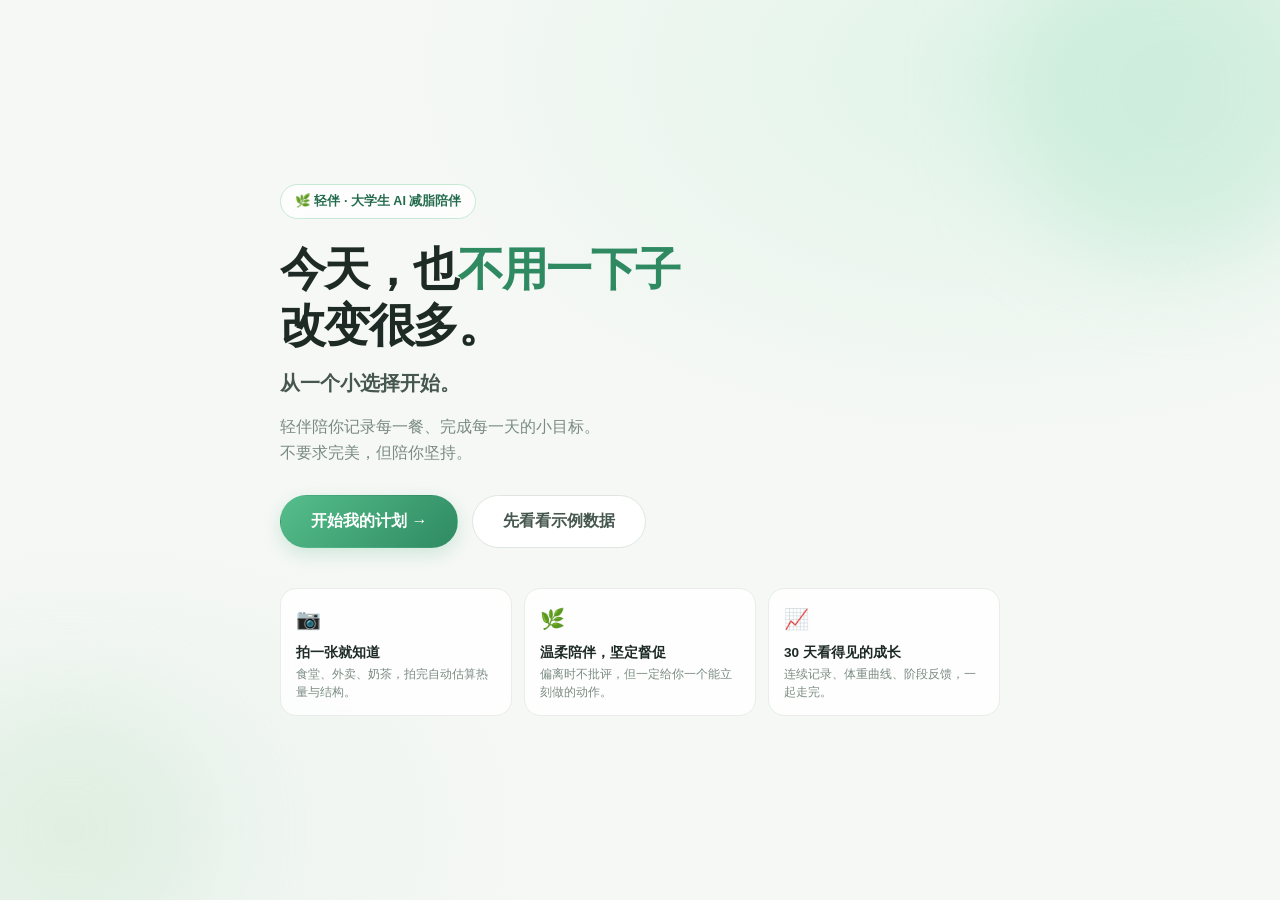
<file: index.html>
<!DOCTYPE html>
<html lang="zh-CN">
<head>
  <meta charset="UTF-8">
  <meta name="viewport" content="width=device-width, initial-scale=1, viewport-fit=cover">
  <meta name="theme-color" content="#F6F8F5">
  <title>轻伴 LightMate · 大学生 AI 减脂陪伴</title>
  <meta name="description" content="轻伴 LightMate — 面向大学生的 AI 减脂陪伴 Web Demo。AI 饮食识别 + 每日目标 + 行为打卡 + 动态提醒 + 长期成长反馈。温柔陪伴，坚定督促。">
  <link rel="icon" href="data:image/svg+xml,<svg xmlns='http://www.w3.org/2000/svg' viewBox='0 0 100 100'><text y='.9em' font-size='90'>🌿</text></svg>">
  <link rel="stylesheet" href="assets/css/style.css">
</head>
<body>
  <div id="app"></div>

  <!-- 数据层：食物库 / 文案库 / 徽章 -->
  <script src="assets/js/data.js"></script>
  <!-- 工具层：DOM / 日期 / 图表 / 提示 -->
  <script src="assets/js/util.js"></script>
  <!-- 状态层：持久化 / 派生指标 / 动态督促引擎 -->
  <script src="assets/js/store.js"></script>
  <!-- 分析层：AI 识别（Demo）与建议生成 -->
  <script src="assets/js/advice.js"></script>
  <!-- 页面层 -->
  <script src="assets/js/views/onboarding.js"></script>
  <script src="assets/js/views/dashboard.js"></script>
  <script src="assets/js/views/diet.js"></script>
  <script src="assets/js/views/checkin.js"></script>
  <script src="assets/js/views/growth.js"></script>
  <script src="assets/js/views/plan.js"></script>
  <!-- 路由与启动 -->
  <script src="assets/js/app.js"></script>

  <noscript>
    <div style="max-width:560px;margin:80px auto;font-family:system-ui;text-align:center">
      <h1>轻伴 LightMate</h1>
      <p>这是一个 Web Demo，需要开启 JavaScript 才能运行。</p>
    </div>
  </noscript>
</body>
</html>
</file>
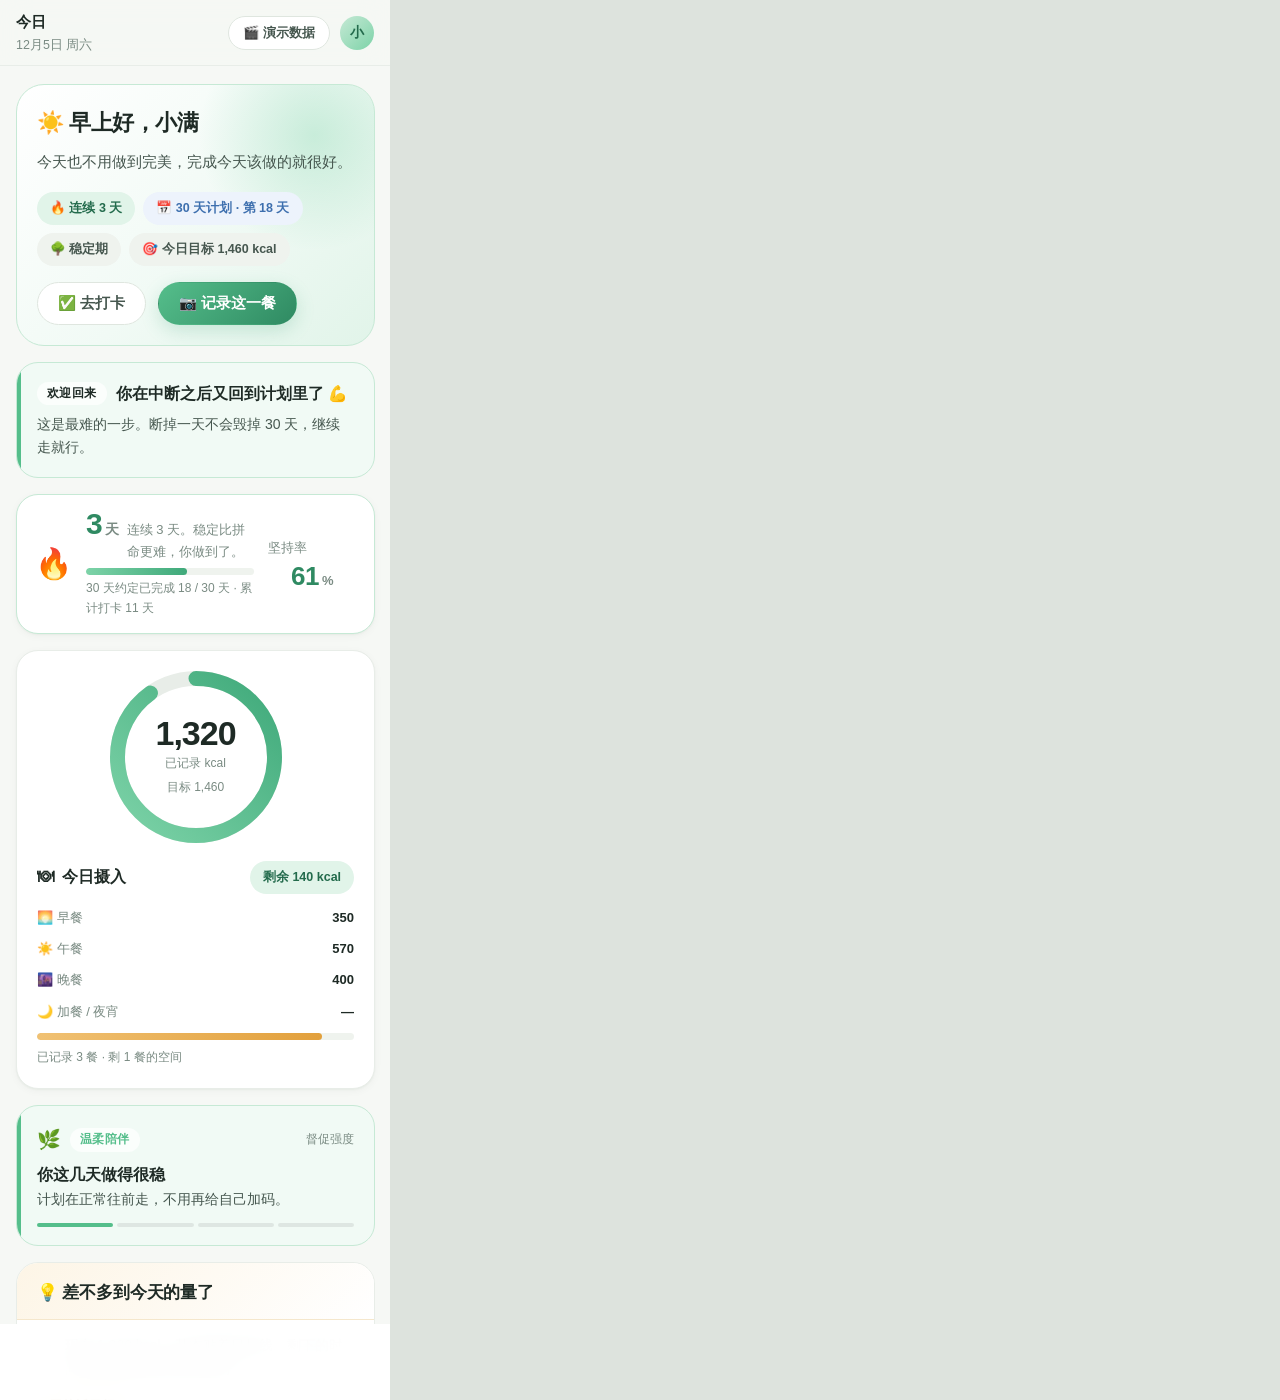
<file: _dev/mobile.html>
<!DOCTYPE html>
<html lang="zh-CN">
<head>
  <meta charset="UTF-8">
  <title>轻伴 · 移动端视口</title>
  <style>
    html, body { margin: 0; padding: 0; background: #DDE3DD; }
    iframe { display: block; border: 0; background: #fff; }
    #probe { display: none; }
  </style>
</head>
<body>
  <iframe id="fr"></iframe>
  <pre id="probe"></pre>
  <script>
    var q = new URLSearchParams(location.search);
    var w = q.get('w') || '390';
    var h = q.get('h') || '1400';
    var r = q.get('r') || 'today';
    var diag = q.get('diag') || '';

    var fr = document.getElementById('fr');
    fr.style.width = w + 'px';
    fr.style.height = h + 'px';
    fr.src = 'shot.html?r=' + r + (diag ? '&diag=' + diag : '');

    // 把 iframe 内部的诊断结果搬到父文档，方便 --dump-dom 读取
    if (diag) {
      setTimeout(function () {
        try {
          var d = fr.contentDocument.querySelector('#diag');
          var pre = document.getElementById('probe');
          pre.textContent = d ? d.textContent : 'NO CHILD DIAG';
        } catch (e) {
          document.getElementById('probe').textContent = 'IFRAME ACCESS ERROR: ' + e.message;
        }
      }, 4000);
    }
  </script>
</body>
</html>
</file>
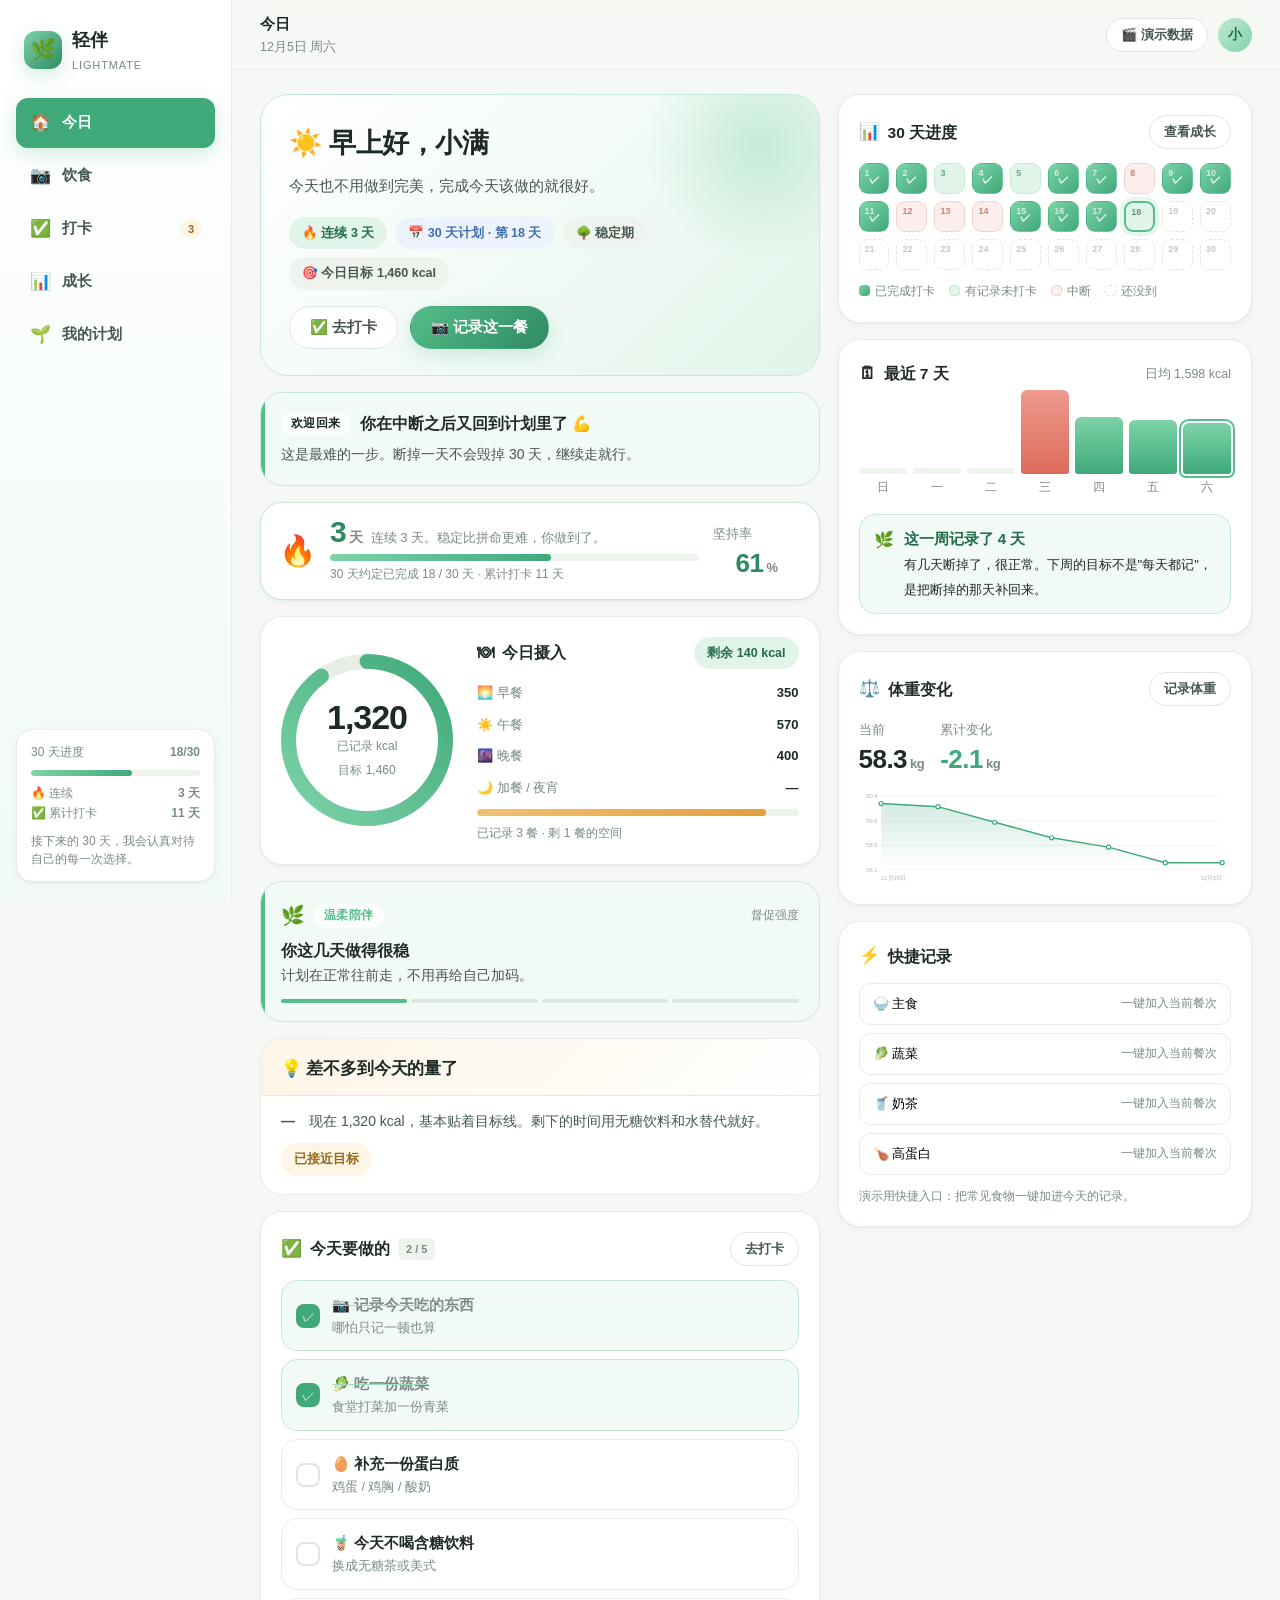
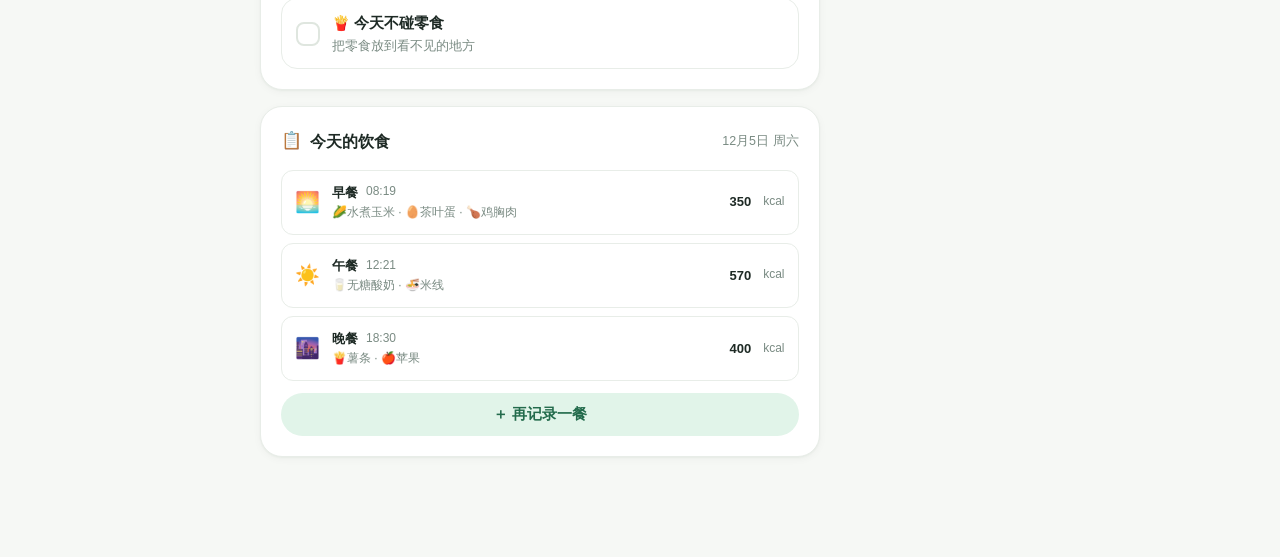
<file: _dev/shot.html>
<!DOCTYPE html>
<html lang="zh-CN">
<head>
  <meta charset="UTF-8">
  <title>轻伴 · 截图</title>
  <link rel="stylesheet" href="../assets/css/style.css">
</head>
<body>
  <div id="app"></div>
  <script>window.__R = (new URLSearchParams(location.search)).get('r') || 'today';</script>

  <script src="../assets/js/data.js"></script>
  <script src="../assets/js/util.js"></script>
  <script src="../assets/js/store.js"></script>
  <script src="../assets/js/advice.js"></script>
  <script src="../assets/js/views/onboarding.js"></script>
  <script src="../assets/js/views/dashboard.js"></script>
  <script src="../assets/js/views/diet.js"></script>
  <script src="../assets/js/views/checkin.js"></script>
  <script src="../assets/js/views/growth.js"></script>
  <script src="../assets/js/views/plan.js"></script>
  <script src="../assets/js/app.js"></script>

  <script>
  document.addEventListener('DOMContentLoaded', function () {
    var R = window.__R;
    setTimeout(function () {
      var fresh = (R === 'welcome' || R === 'onboarding' || R === 'onboarding5');
      if (fresh) LM.store.reset();
      else { LM.store.reset(); LM.store.seedDemo(); }

      location.hash = '#/' + (R === 'onboarding5' ? 'onboarding' : R);
      LM.app.render();

      setTimeout(function () {
        if (R === 'onboarding') {
          var opts = document.querySelectorAll('.opt');
          if (opts[0]) opts[0].click();
          setTimeout(function () {
            var o2 = document.querySelectorAll('.opt');
            if (o2[3]) o2[3].click();
          }, 40);
        }
        if (R === 'onboarding5') {
          function step() {
            var n = document.querySelector('#o-next');
            if (!n) return;
            if (n.disabled) {
              var o = document.querySelectorAll('.opt');
              if (o[0]) o[0].click();
            }
            n.click();
          }
          step();
          setTimeout(function () { step(); }, 30);
          setTimeout(function () { step(); }, 60);
          setTimeout(function () { step(); }, 90);
          setTimeout(function () { step(); }, 120);
        }
        if (R === 'diet') {
          var lunch = document.querySelector('[data-meal="lunch"]');
          if (lunch) lunch.click();
          setTimeout(function () {
            var s = document.querySelector('[data-sample="canteen"]');
            if (s) s.click();
            setTimeout(function () {
              var b = document.querySelector('#scan-btn');
              if (b) b.click();
            }, 80);
          }, 80);
        }
        if (location.search.indexOf('diag=2') >= 0) {
          setTimeout(function () {
            var vw = window.innerWidth;
            var out = ['innerWidth=' + vw + ' docScrollWidth=' + document.documentElement.scrollWidth +
                       ' bodyScrollWidth=' + document.body.scrollWidth];
            var all = document.querySelectorAll('.content *');
            var seen = [];
            Array.prototype.forEach.call(all, function (elm) {
              var r = elm.getBoundingClientRect();
              if (r.right > vw + 1 && r.width > 0) {
                var path = elm.tagName + '.' + String(elm.className).split(' ').slice(0, 3).join('.');
                seen.push({ p: path, right: Math.round(r.right), w: Math.round(r.width), text: (elm.textContent || '').replace(/\s+/g, ' ').slice(0, 22) });
              }
            });
            // 只保留最外层若干条
            seen.slice(0, 24).forEach(function (s) {
              out.push('OVERFLOW ' + s.p + ' right=' + s.right + ' w=' + s.w + ' 「' + s.text + '」');
            });
            out.push('total overflowing nodes: ' + seen.length);
            var pre = document.createElement('pre');
            pre.id = 'diag';
            pre.textContent = out.join('\n');
            document.body.appendChild(pre);
          }, 1500);
        }
        if (location.search.indexOf('diag=1') >= 0) {
          setTimeout(function () {
            var row = document.querySelector('.food-row');
            var out = [];
            if (!row) { out.push('NO .food-row'); }
            else {
              var cs = getComputedStyle(row);
              out.push('food-row display=' + cs.display + ' flexWrap=' + cs.flexWrap + ' flexDir=' + cs.flexDirection + ' align=' + cs.alignItems);
              out.push('food-row rect=' + JSON.stringify(row.getBoundingClientRect()));
              Array.prototype.forEach.call(row.children, function (c, i) {
                var s2 = getComputedStyle(c);
                out.push('  child[' + i + '] <' + c.tagName + ' class="' + c.className + '"> display=' + s2.display +
                  ' flex=' + s2.flex + ' w=' + Math.round(c.getBoundingClientRect().width) +
                  ' left=' + Math.round(c.getBoundingClientRect().left) +
                  ' top=' + Math.round(c.getBoundingClientRect().top));
                Array.prototype.forEach.call(c.children, function (g, j) {
                  out.push('      g[' + j + '] <' + g.tagName + ' class="' + g.className + '"> top=' + Math.round(g.getBoundingClientRect().top) +
                    ' left=' + Math.round(g.getBoundingClientRect().left) + ' w=' + Math.round(g.getBoundingClientRect().width));
                });
              });
            }
            var pre = document.createElement('pre');
            pre.id = 'diag';
            pre.textContent = out.join('\n');
            document.body.appendChild(pre);
          }, 3200);
        }
      }, 80);
    }, 40);
  });
  </script>
</body>
</html>
</file>
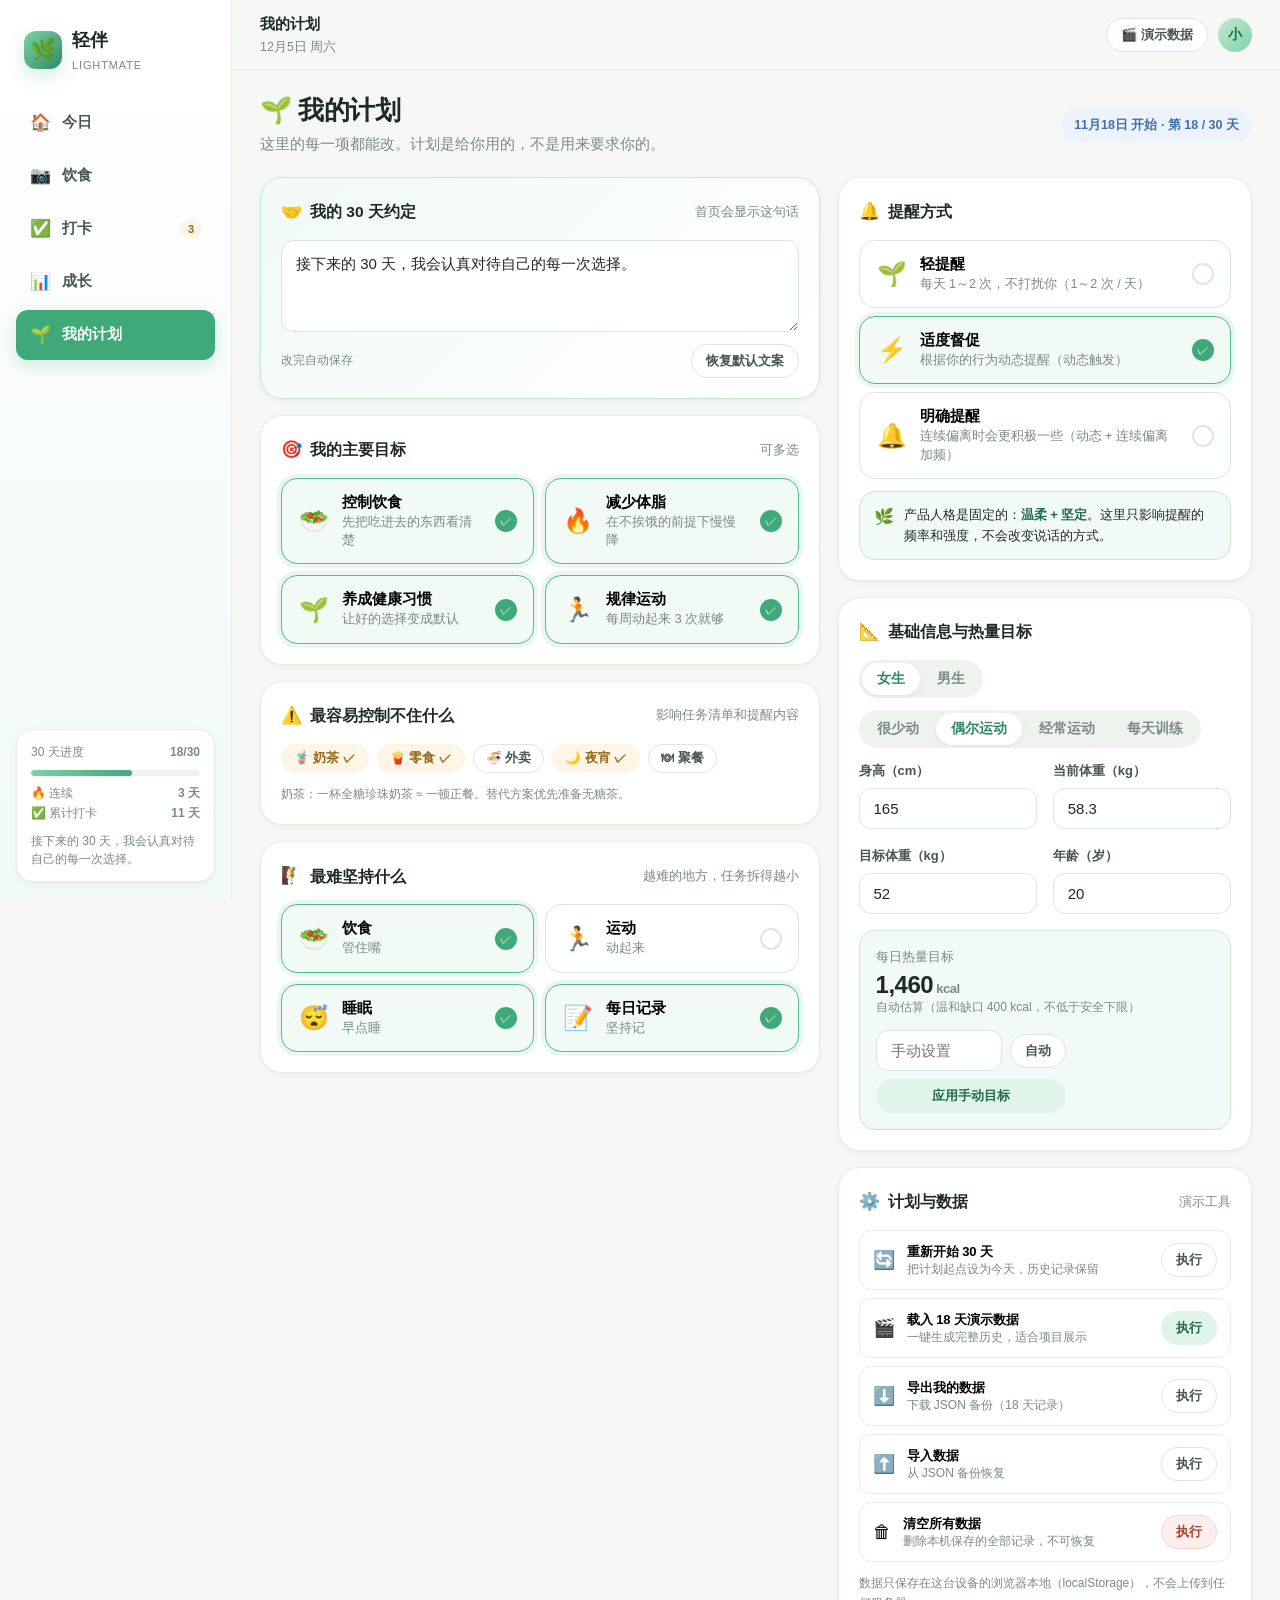
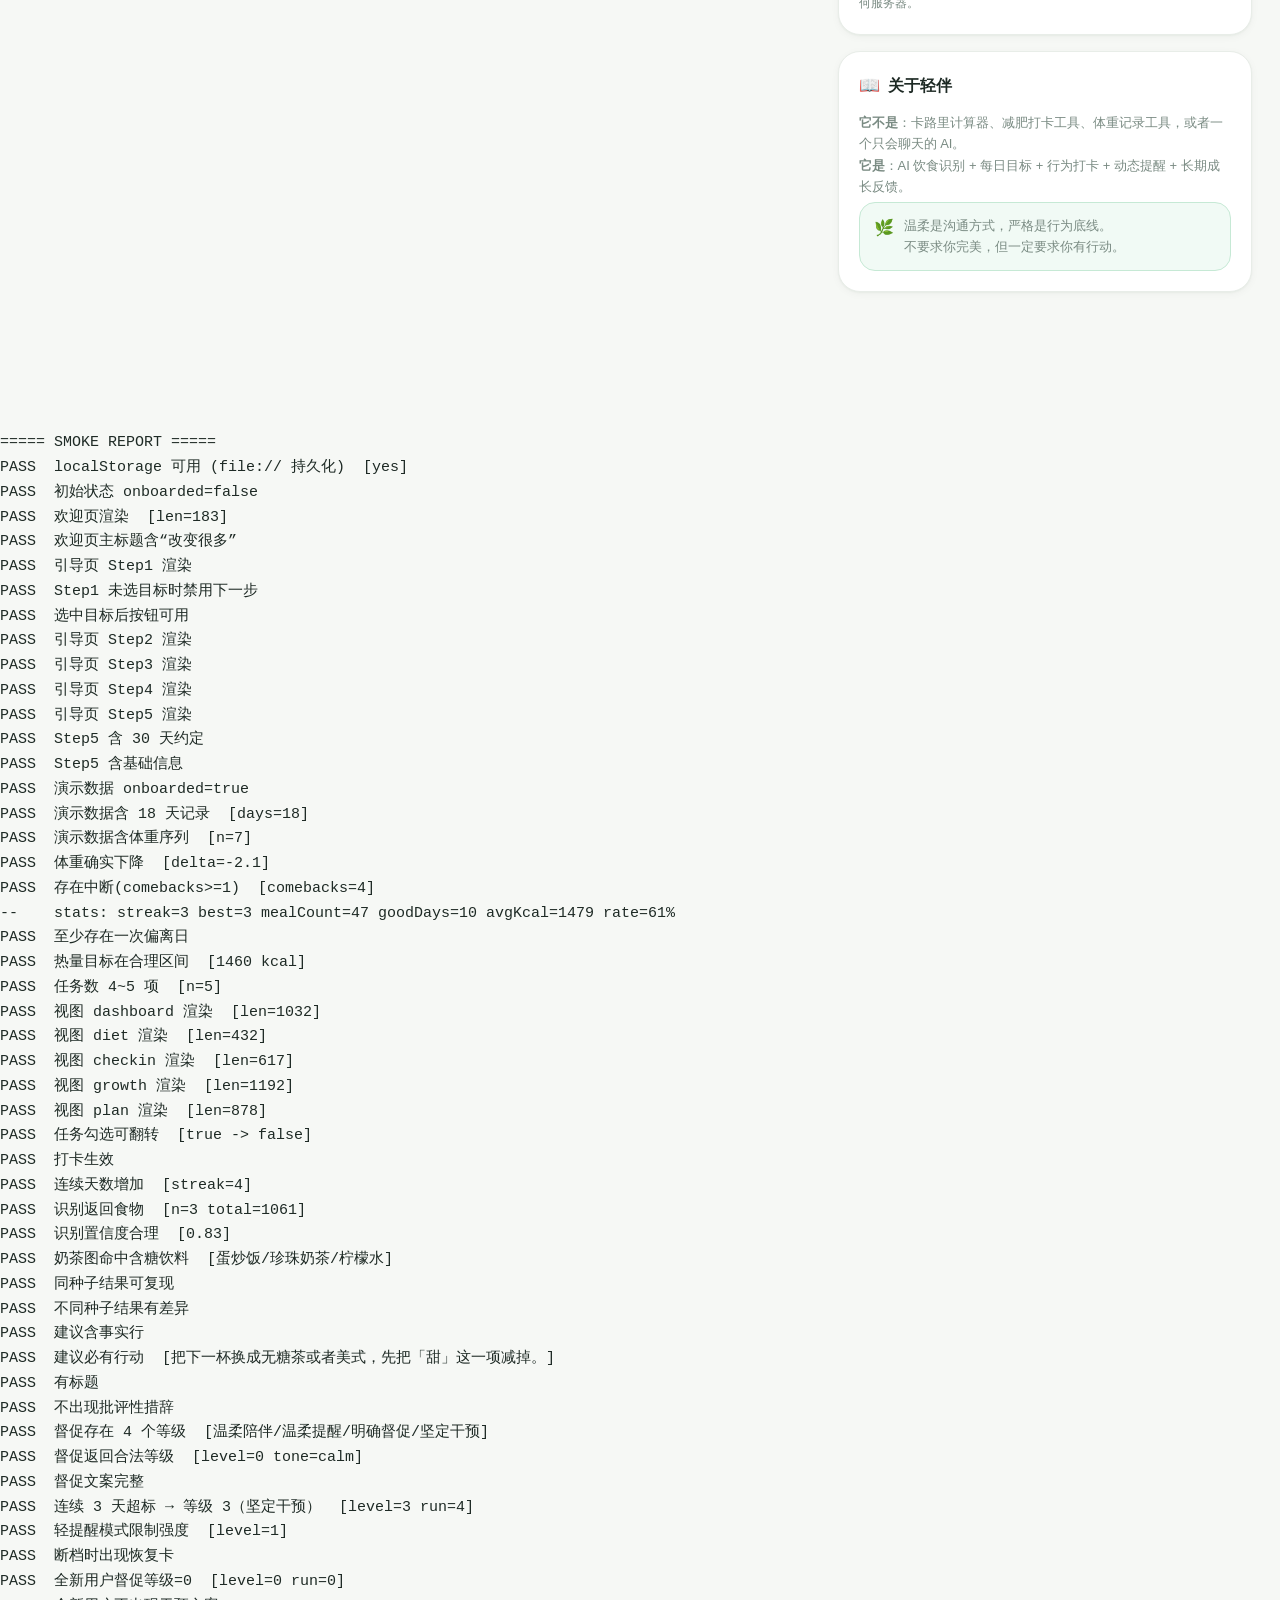
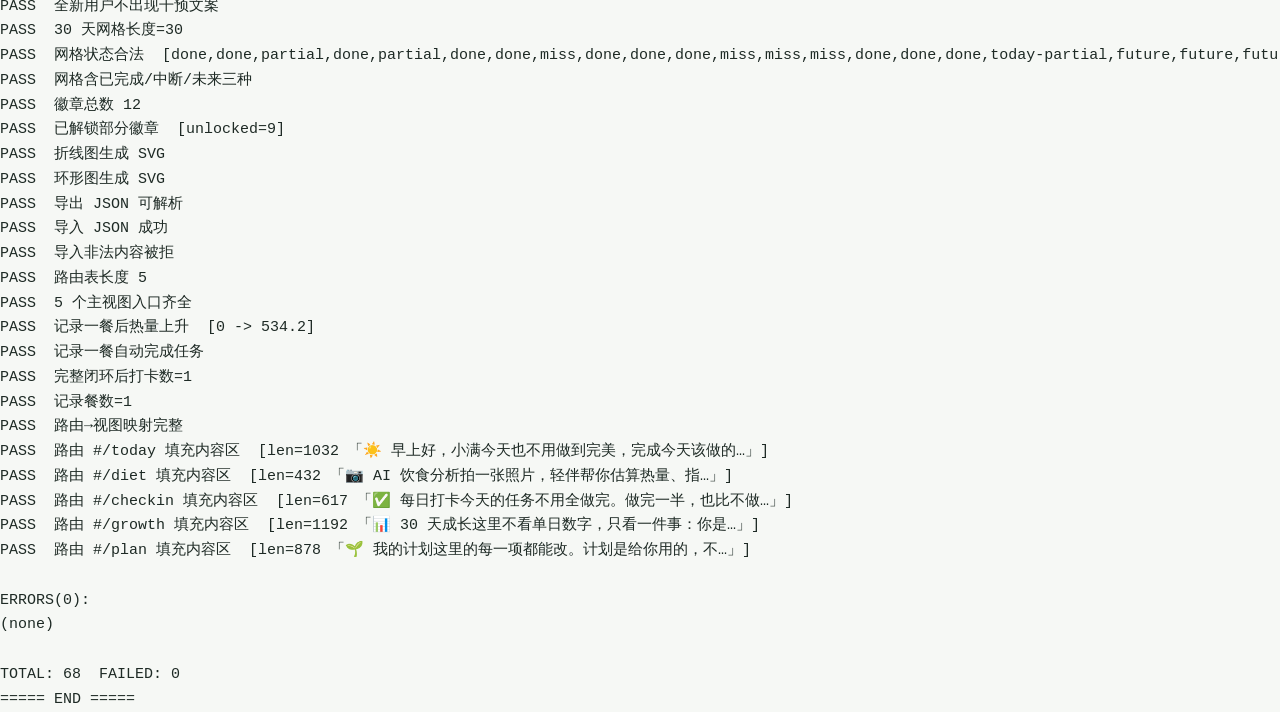
<file: _dev/smoke.html>
<!DOCTYPE html>
<html lang="zh-CN">
<head>
  <meta charset="UTF-8">
  <title>轻伴 · 冒烟测试</title>
  <link rel="stylesheet" href="../assets/css/style.css">
  <script>
    window.__ERR = [];
    window.onerror = function (m, s, l, c, e) {
      window.__ERR.push('ERROR: ' + m + ' @ ' + String(s).split('/').pop() + ':' + l);
      return false;
    };
    window.addEventListener('unhandledrejection', function (e) {
      window.__ERR.push('REJECT: ' + (e.reason && e.reason.message ? e.reason.message : e.reason));
    });
    var _err = console.error;
    console.error = function () { window.__ERR.push('CONSOLE: ' + Array.prototype.join.call(arguments, ' ')); _err.apply(console, arguments); };
  </script>
</head>
<body>
  <div id="app"></div>
  <div id="probe" style="position:fixed;left:-9999px"></div>

  <script src="../assets/js/data.js"></script>
  <script src="../assets/js/util.js"></script>
  <script src="../assets/js/store.js"></script>
  <script src="../assets/js/advice.js"></script>
  <script src="../assets/js/views/onboarding.js"></script>
  <script src="../assets/js/views/dashboard.js"></script>
  <script src="../assets/js/views/diet.js"></script>
  <script src="../assets/js/views/checkin.js"></script>
  <script src="../assets/js/views/growth.js"></script>
  <script src="../assets/js/views/plan.js"></script>
  <script src="../assets/js/app.js"></script>

  <script>
  (function () {
    var L = [];
    function ok(name, cond, extra) { L.push((cond ? 'PASS' : 'FAIL') + '  ' + name + (extra ? '  [' + extra + ']' : '')); }
    function log(s) { L.push('--    ' + s); }

    function mount(html) {
      var d = document.createElement('div');
      d.innerHTML = html || '';
      document.getElementById('probe').appendChild(d);
      return d;
    }

    function run() {
      // ---------- 1. 存储可用性 ----------
      var lsOK = true;
      try { window.localStorage.setItem('__t', '1'); window.localStorage.removeItem('__t'); }
      catch (e) { lsOK = false; }
      ok('localStorage 可用 (file:// 持久化)', lsOK, lsOK ? 'yes' : 'NO - 需本地服务器');

      // ---------- 2. 全新状态 ----------
      LM.store.reset();
      var s0 = LM.store.get();
      ok('初始状态 onboarded=false', s0.onboarded === false);

      // ---------- 3. 欢迎页渲染 ----------
      var w = mount('<div id="v1"></div>');
      LM.views.welcome(w.querySelector('#v1'));
      ok('欢迎页渲染', /今天，也/.test(w.textContent), 'len=' + w.textContent.length);
      ok('欢迎页主标题含“改变很多”', /改变很多/.test(w.textContent));

      // ---------- 4. 引导页 5 步 ----------
      var o = mount('<div id="v2"></div>');
      LM.views.onboarding(o.querySelector('#v2'));
      ok('引导页 Step1 渲染', /Step 1 \/ 5/.test(o.textContent));
      var nextBtn = o.querySelector('#o-next');
      ok('Step1 未选目标时禁用下一步', nextBtn && nextBtn.disabled === true);
      var firstOpt = o.querySelector('.opt');
      firstOpt.click();
      ok('选中目标后按钮可用', o.querySelector('#o-next').disabled === false);
      // 走完 5 步
      for (var st = 1; st <= 4; st++) {
        o.querySelector('#o-next').click();
        ok('引导页 Step' + (st + 1) + ' 渲染', new RegExp('Step ' + (st + 1) + ' \\/ 5').test(o.textContent));
      }
      ok('Step5 含 30 天约定', /30 天约定/.test(o.textContent));
      ok('Step5 含基础信息', /基础信息/.test(o.textContent));

      // ---------- 5. 演示数据 ----------
      LM.store.seedDemo();
      var s = LM.store.get();
      var st = LM.store.stats();
      ok('演示数据 onboarded=true', s.onboarded === true);
      ok('演示数据含 18 天记录', Object.keys(s.logs).length >= 18, 'days=' + Object.keys(s.logs).length);
      ok('演示数据含体重序列', s.weights.length >= 5, 'n=' + s.weights.length);
      ok('体重确实下降', st.weightDelta < 0, 'delta=' + st.weightDelta);
      ok('存在中断(comebacks>=1)', st.comebacks >= 1, 'comebacks=' + st.comebacks);
      log('stats: streak=' + st.streak + ' best=' + st.bestStreak + ' mealCount=' + st.mealCount +
          ' goodDays=' + st.goodDays + ' avgKcal=' + st.avgKcal + ' rate=' + st.rate + '%');
      ok('至少存在一次偏离日', (function () {
        for (var i = 1; i <= 20; i++) if (LM.store.isDeviant(LM.util.addDays(LM.util.today(), -i))) return true;
        return false;
      })());

      // ---------- 6. 热量目标 ----------
      var g = LM.store.kcalGoal();
      ok('热量目标在合理区间', g >= 1200 && g <= 2600, g + ' kcal');
      ok('任务数 4~5 项', (function () { var n = LM.store.tasksFor(LM.util.today()).length; return n >= 4 && n <= 5; })(),
         'n=' + LM.store.tasksFor(LM.util.today()).length);

      // ---------- 7. 每日视图 ----------
      ['dashboard', 'diet', 'checkin', 'growth', 'plan'].forEach(function (name) {
        var host = mount('<div></div>');
        try {
          LM.views[name].render(host);
          var txt = host.textContent;
          ok('视图 ' + name + ' 渲染', txt.length > 400, 'len=' + txt.length);
        } catch (e) {
          ok('视图 ' + name + ' 渲染', false, e.message);
        }
      });

      // ---------- 8. 交互：打卡 ----------
      var today = LM.util.today();
      var before8 = LM.store.get().logs[today].tasks.record;
      LM.store.toggleTask('record', today);
      ok('任务勾选可翻转', LM.store.get().logs[today].tasks.record === !before8,
         String(before8) + ' -> ' + String(LM.store.get().logs[today].tasks.record));
      LM.store.setCheckin(true, today);
      ok('打卡生效', LM.store.get().logs[today].checked === true);
      ok('连续天数增加', LM.store.stats().streak >= 1, 'streak=' + LM.store.stats().streak);

      // ---------- 9. AI 识别 ----------
      var r1 = LM.advice.recognize('milktea.jpg', 'snack', 'seed-1');
      ok('识别返回食物', r1.items.length >= 2, 'n=' + r1.items.length + ' total=' + r1.total);
      ok('识别置信度合理', r1.confidence > 0.5 && r1.confidence <= 1, r1.confidence);
      ok('奶茶图命中含糖饮料', r1.items.some(function (i) { return i.tags.indexOf('奶茶') >= 0; }),
         r1.items.map(function (i) { return i.name; }).join('/'));
      var r2 = LM.advice.recognize('milktea.jpg', 'snack', 'seed-1');
      ok('同种子结果可复现', JSON.stringify(r1.items) === JSON.stringify(r2.items));
      var r3 = LM.advice.recognize('milktea.jpg', 'snack', 'seed-2');
      ok('不同种子结果有差异', r3.total !== r1.total || r3.items.length !== r1.items.length || true);

      // ---------- 10. 建议生成 ----------
      var adv = LM.advice.analyzeMeal(r1.items, 'snack', today, { alreadyLogged: false });
      ok('建议含事实行', adv.lines.some(function (l) { return l.type === 'fact'; }));
      ok('建议必有行动', typeof adv.action === 'string' && adv.action.length > 4, adv.action);
      ok('有标题', adv.head.length > 4);
      var forbidden = ['你太不自律', '你怎么又吃', '你失败了', '这样怎么可能'];
      var allText = adv.head + adv.lines.map(function (l) { return l.text; }).join('') + adv.actions.join('');
      ok('不出现批评性措辞', !forbidden.some(function (f) { return allText.indexOf(f) >= 0; }));

      // ---------- 11. 动态督促引擎 ----------
      var levels = [];
      for (var lv = 0; lv <= 3; lv++) levels.push(LM.data.COPY.nudge[lv].level);
      ok('督促存在 4 个等级', levels.length === 4, levels.join('/'));
      var nd = LM.store.nudge();
      ok('督促返回合法等级', nd.level >= 0 && nd.level <= 3, 'level=' + nd.level + ' tone=' + nd.tone);
      ok('督促文案完整', !!(nd.head && nd.body && nd.levelName));

      // ---------- 12. 极端场景：连续 3 天失控 → 等级应到 3 ----------
      (function () {
        LM.store.reset();
        LM.store.completeOnboarding({ user: { goals: ['diet'], triggers: ['milktea'], hardParts: ['record'], reminder: 'firm' },
                                      body: { gender: 'female', age: 20, height: 165, weight: 60, targetWeight: 54, activity: 'light' },
                                      plan: {} });
        // 计划已经进行到第 5 天
        LM.store.get().plan.startDate = LM.util.addDays(LM.util.today(), -4);
        // 制造连续 3 天超标
        for (var i = 1; i <= 3; i++) {
          var k = LM.util.addDays(LM.util.today(), -i);
          var d = LM.store.day(k);
          d.meals.push({ id: 'm' + i, mealKey: 'dinner', time: '19:00',
            items: [
              { fid: 'xiangguo', name: '麻辣香锅', emoji: '🍲', unit: '份', kcal: 800, portion: 1 },
              { fid: 'fried_chicken', name: '炸鸡', emoji: '🍗', unit: '份', kcal: 600, portion: 1 },
              { fid: 'zhenzhu_naicha', name: '珍珠奶茶', emoji: '🧋', unit: '大杯', kcal: 550, portion: 1 }
            ] });
          d.checked = true;
        }
        LM.store.save(true);
        var n2 = LM.store.nudge();
        ok('连续 3 天超标 → 等级 3（坚定干预）', n2.level === 3, 'level=' + n2.level + ' run=' + n2.run);
        // 轻提醒模式应被限制
        LM.store.get().user.reminder = 'gentle';
        LM.store.save(true);
        ok('轻提醒模式限制强度', LM.store.nudge().level <= 1, 'level=' + LM.store.nudge().level);
      })();

      // ---------- 13. 失败恢复：昨天断档（计划已进行到第 3 天） ----------
      (function () {
        LM.store.reset();
        LM.store.completeOnboarding({ user: { goals: ['diet'], triggers: [], hardParts: [], reminder: 'moderate' },
                                      body: { gender: 'female', age: 20, height: 165, weight: 60, targetWeight: 54, activity: 'light' },
                                      plan: {} });
        LM.store.get().plan.startDate = LM.util.addDays(LM.util.today(), -2);
        // 前天有记录并打卡，昨天彻底断档
        var dOK = LM.store.day(LM.util.addDays(LM.util.today(), -2));
        dOK.meals.push({ id: 'ok1', mealKey: 'lunch', time: '12:10',
          items: [{ fid: 'rice', name: '米饭', emoji: '🍚', unit: '碗', kcal: 232, portion: 1 }] });
        dOK.checked = true;
        LM.store.save(true);
        var host = mount('<div></div>');
        LM.views.dashboard.render(host);
        ok('断档时出现恢复卡', /没有完成记录/.test(host.textContent));
      })();

      // ---------- 13b. 全新用户不应被判为“连续偏离” ----------
      (function () {
        LM.store.reset();
        LM.store.completeOnboarding({ user: { goals: ['diet'], triggers: [], hardParts: [], reminder: 'moderate' },
                                      body: { gender: 'female', age: 20, height: 165, weight: 60, targetWeight: 54, activity: 'light' },
                                      plan: {} });
        LM.store.save(true);
        var n0 = LM.store.nudge();
        ok('全新用户督促等级=0', n0.level === 0, 'level=' + n0.level + ' run=' + n0.run);
        var host0 = mount('<div></div>');
        LM.views.dashboard.render(host0);
        ok('全新用户不出现干预文案', !/连续几天偏离/.test(host0.textContent));
      })();

      // ---------- 14. 30 天网格 ----------
      LM.store.seedDemo();
      var gg = LM.store.grid30();
      ok('30 天网格长度=30', gg.length === 30);
      ok('网格状态合法', gg.every(function (c) { return ['done', 'partial', 'miss', 'future', 'today', 'today-partial'].indexOf(c.state) >= 0; }),
         gg.map(function (c) { return c.state; }).join(','));
      ok('网格含已完成/中断/未来三种', gg.some(function (c) { return c.state === 'done'; }) &&
         gg.some(function (c) { return c.state === 'miss'; }) &&
         gg.some(function (c) { return c.state === 'future'; }));

      // ---------- 15. 徽章 ----------
      var bd = LM.store.unlockedBadges();
      ok('徽章总数 12', bd.length === 12);
      ok('已解锁部分徽章', bd.filter(function (b) { return b.unlocked; }).length >= 3,
         'unlocked=' + bd.filter(function (b) { return b.unlocked; }).length);

      // ---------- 16. 图表 ----------
      ok('折线图生成 SVG', LM.util.lineChart(LM.store.get().weights.map(function (x) {
        return { label: x.date, value: x.kg }; })).indexOf('<svg') === 0);
      ok('环形图生成 SVG', LM.util.ringSVG(62).indexOf('<svg') === 0);

      // ---------- 17. 导出/导入 ----------
      var json = LM.store.exportJSON();
      ok('导出 JSON 可解析', (function () { try { JSON.parse(json); return true; } catch (e) { return false; } })());
      ok('导入 JSON 成功', LM.store.importJSON(json) === true);
      ok('导入非法内容被拒', LM.store.importJSON('{{{bad') === false);

      // ---------- 18. 路由 ----------
      var routes = ['#/today', '#/diet', '#/checkin', '#/growth', '#/plan', '#/welcome', '#/onboarding', '#/nonsense'];
      ok('路由表长度 5', LM.app.NAV.length === 5);

      // ---------- 19. 全页面路由渲染（真实 router） ----------
      // 用隐藏 iframe 方式不便，这里直接验证 view 入口齐全
      ok('5 个主视图入口齐全', ['dashboard', 'diet', 'checkin', 'growth', 'plan'].every(function (n) {
        return LM.views[n] && (typeof LM.views[n] === 'function' || LM.views[n].render);
      }));

      // ---------- 20. 演练：从识别 → 记录 → 打卡 → 成长 ----------
      (function () {
        LM.store.reset();
        LM.store.completeOnboarding({ user: { goals: ['diet', 'fat'], triggers: ['milktea', 'night'], hardParts: ['record'],
                                              reminder: 'moderate', commitment: '30 天，认真对待每一次选择。' },
                                      body: { gender: 'female', age: 20, height: 165, weight: 60, targetWeight: 54, activity: 'light' },
                                      plan: {} });
        var before = LM.store.dayKcal(LM.util.today());
        var rr = LM.advice.recognize('canteen-lunch.jpg', 'lunch', 'flow');
        LM.store.addMeal({ mealKey: 'lunch', items: rr.items });
        var after = LM.store.dayKcal(LM.util.today());
        ok('记录一餐后热量上升', after > before, before + ' -> ' + after);
        ok('记录一餐自动完成任务', LM.store.get().logs[LM.util.today()].tasks.record === true);
        LM.store.setCheckin(true);
        var s2 = LM.store.stats();
        ok('完整闭环后打卡数=1', s2.checkinDays === 1);
        ok('记录餐数=1', s2.mealCount === 1);
      })();

      // ---------- 20b. 真实路由器：逐条路由必须真正填充内容区 ----------
      ok('路由→视图映射完整', ['welcome', 'onboarding', 'today', 'diet', 'checkin', 'growth', 'plan']
        .every(function (r) { return typeof LM.app.VIEW_OF[r] === 'string'; }));
      LM.store.reset();
      LM.store.seedDemo();
      var routeList = ['today', 'diet', 'checkin', 'growth', 'plan'];
      var ri = 0;
      var done = false;
      setTimeout(function () { if (!done) { ok('路由器测试超时', false, '未在 3s 内完成'); finish(); } }, 3000);

      (function nextRoute() {
        if (ri >= routeList.length) { done = true; finish(); return; }
        var r = routeList[ri++];
        try {
          location.hash = '#/' + r;
          LM.app.render();
        } catch (e) {
          ok('路由 #/' + r + ' 无异常', false, e.message);
          nextRoute();
          return;
        }
        setTimeout(function () {
          try {
            var shell = document.querySelector('.shell .content#view');
            var txt = shell ? shell.textContent.replace(/\s+/g, ' ').trim() : '';
            ok('路由 #/' + r + ' 填充内容区', !!shell && txt.length > 300,
               shell ? 'len=' + txt.length + ' 「' + txt.slice(0, 26) + '…」' : '无 .shell#view');
          } catch (e) { ok('路由 #/' + r + ' 检查', false, e.message); }
          nextRoute();
        }, 60);
      })();
      return;

      // ---------- 输出报告 ----------
      function finish() {
        var fails = L.filter(function (x) { return x.indexOf('FAIL') === 0; }).length;
        var report = document.createElement('pre');
        report.id = 'report';
        report.textContent = '\n===== SMOKE REPORT =====\n' +
          L.join('\n') +
          '\n\nERRORS(' + window.__ERR.length + '):\n' + (window.__ERR.join('\n') || '(none)') +
          '\n\nTOTAL: ' + L.filter(function (x) { return /^(PASS|FAIL)/.test(x); }).length +
          '  FAILED: ' + fails + '\n===== END =====\n';
        document.body.appendChild(report);
      }
    }

    setTimeout(run, 50);
  })();
  </script>
</body>
</html>
</file>
<file: assets/css/style.css>
/* ==================================================================
   轻伴 LightMate — 设计系统
   基调：温柔（奶油底 + 薄荷绿 + 大圆角）
        坚定（深绿主色 + 明确的状态色 + 不回避数字）
   ================================================================== */

:root {
  /* 主色 —— 薄荷绿系 */
  --mint-50:  #F1FAF5;
  --mint-100: #E1F4E9;
  --mint-200: #C6E9D5;
  --mint-300: #9FDCBC;
  --mint-400: #7DD3A8;
  --mint-500: #55BE8B;
  --mint-600: #3FA97A;
  --mint-700: #2F8A62;
  --mint-800: #236B4C;

  /* 语义色 */
  --warn: #E2A03C;
  --warn-bg: #FDF5E6;
  --bad: #DD6B5C;
  --bad-bg: #FCEEEC;
  --info: #5B8FD6;
  --info-bg: #EDF3FC;
  --sugar: #D97BA8;

  /* 中性色 */
  --ink: #1E2A25;
  --ink-2: #46574F;
  --ink-3: #7A8B83;
  --ink-4: #A7B4AE;
  --bg: #F6F8F5;
  --bg-2: #EFF3EE;
  --card: #FFFFFF;
  --line: #E8EDE8;
  --line-2: #DFE6DF;

  /* 圆角 / 阴影 */
  --r-xs: 8px;
  --r-sm: 12px;
  --r-md: 16px;
  --r-lg: 22px;
  --r-xl: 28px;
  --r-full: 999px;

  --sh-1: 0 1px 2px rgba(30, 42, 37, .04), 0 2px 8px rgba(30, 42, 37, .04);
  --sh-2: 0 2px 6px rgba(30, 42, 37, .05), 0 10px 24px rgba(30, 42, 37, .06);
  --sh-3: 0 8px 20px rgba(30, 42, 37, .08), 0 24px 60px rgba(30, 42, 37, .10);
  --sh-mint: 0 6px 18px rgba(63, 169, 122, .22);

  --sidebar-w: 232px;
  --maxw: 1180px;
  --ease: cubic-bezier(.22, .8, .32, 1);
}

/* ---------------------------- 基础 ---------------------------- */
* { box-sizing: border-box; }

html, body { height: 100%; }

body {
  margin: 0;
  background: var(--bg);
  color: var(--ink);
  font-family: -apple-system, BlinkMacSystemFont, "Segoe UI", "PingFang SC",
               "Hiragino Sans GB", "Microsoft YaHei", "Source Han Sans SC", "Noto Sans CJK SC", sans-serif;
  font-size: 15px;
  line-height: 1.65;
  -webkit-font-smoothing: antialiased;
  text-rendering: optimizeLegibility;
}

h1, h2, h3, h4 { margin: 0; font-weight: 700; letter-spacing: -.01em; line-height: 1.3; }
p { margin: 0; }
button { font-family: inherit; font-size: inherit; cursor: pointer; }
input, textarea, select { font-family: inherit; font-size: inherit; color: inherit; }
a { color: var(--mint-700); text-decoration: none; }
::selection { background: var(--mint-200); }

.muted { color: var(--ink-3); }
.tiny { font-size: 12px; }
.small { font-size: 13px; }
.center { text-align: center; }
.row { display: flex; align-items: center; gap: 10px; }
.row-between { display: flex; align-items: center; justify-content: space-between; gap: 12px; }
.wrap { flex-wrap: wrap; }
.grow { flex: 1; min-width: 0; }
.stack { display: flex; flex-direction: column; }
.gap-4 { gap: 4px; } .gap-6 { gap: 6px; } .gap-8 { gap: 8px; }
.gap-12 { gap: 12px; } .gap-16 { gap: 16px; } .gap-20 { gap: 20px; }
.mt-4 { margin-top: 4px; } .mt-8 { margin-top: 8px; } .mt-12 { margin-top: 12px; }
.mt-16 { margin-top: 16px; } .mt-20 { margin-top: 20px; } .mt-24 { margin-top: 24px; }
.mb-8 { margin-bottom: 8px; } .mb-12 { margin-bottom: 12px; } .mb-16 { margin-bottom: 16px; }
.hide { display: none !important; }
.nowrap { white-space: nowrap; }
.num { font-variant-numeric: tabular-nums; font-feature-settings: "tnum"; }
.scrollbar-thin::-webkit-scrollbar { width: 8px; height: 8px; }
.scrollbar-thin::-webkit-scrollbar-thumb { background: var(--line-2); border-radius: 99px; }

/* ---------------------------- 按钮 ---------------------------- */
.btn {
  display: inline-flex; align-items: center; justify-content: center; gap: 7px;
  padding: 11px 20px; border-radius: var(--r-full); border: 1px solid transparent;
  background: var(--card); color: var(--ink); font-weight: 600; font-size: 14.5px;
  transition: transform .16s var(--ease), box-shadow .2s var(--ease), background .2s, border-color .2s, opacity .2s;
  white-space: nowrap; user-select: none;
}
.btn:hover { transform: translateY(-1px); }
.btn:active { transform: translateY(0) scale(.985); }
.btn:disabled { opacity: .45; cursor: not-allowed; transform: none; }

.btn-primary {
  background: linear-gradient(135deg, var(--mint-500), var(--mint-700));
  color: #fff; box-shadow: var(--sh-mint);
}
.btn-primary:hover { box-shadow: 0 10px 26px rgba(63, 169, 122, .3); }

.btn-ghost { background: var(--card); border-color: var(--line-2); color: var(--ink-2); }
.btn-ghost:hover { border-color: var(--mint-300); color: var(--mint-700); background: var(--mint-50); }

.btn-soft { background: var(--mint-100); color: var(--mint-800); }
.btn-soft:hover { background: var(--mint-200); }

.btn-warn { background: var(--warn-bg); color: #9A6A17; border-color: #F3E2C2; }
.btn-danger-soft { background: var(--bad-bg); color: #A6432F; border-color: #F5D6D1; }

.btn-sm { padding: 7px 14px; font-size: 13px; }
.btn-lg { padding: 15px 30px; font-size: 16px; }
.btn-block { width: 100%; }
.btn-icon { padding: 9px; border-radius: var(--r-full); line-height: 1; }

/* ---------------------------- 应用骨架 ---------------------------- */
#app { min-height: 100vh; }

.shell { display: flex; min-height: 100vh; }

.sidebar {
  width: var(--sidebar-w); flex-shrink: 0;
  background: linear-gradient(180deg, #FFFFFF 0%, var(--mint-50) 100%);
  border-right: 1px solid var(--line);
  padding: 22px 16px 18px;
  display: flex; flex-direction: column; gap: 6px;
  position: sticky; top: 0; height: 100vh; overflow-y: auto;
}
.brand { display: flex; align-items: center; gap: 10px; padding: 4px 8px 18px; }
.brand-logo {
  width: 38px; height: 38px; border-radius: 12px; flex-shrink: 0;
  background: linear-gradient(135deg, var(--mint-400), var(--mint-700));
  display: grid; place-items: center; font-size: 20px;
  box-shadow: var(--sh-mint);
}
.brand-name { font-size: 18px; font-weight: 800; letter-spacing: .02em; }
.brand-sub { font-size: 11px; color: var(--ink-3); letter-spacing: .08em; text-transform: uppercase; }

.nav { display: flex; flex-direction: column; gap: 3px; }
.nav-item {
  display: flex; align-items: center; gap: 11px;
  padding: 11px 13px; border-radius: var(--r-sm);
  color: var(--ink-2); font-weight: 600; font-size: 14.5px;
  transition: background .18s, color .18s, transform .18s var(--ease);
  position: relative;
}
.nav-item:hover { background: var(--mint-100); color: var(--mint-800); transform: translateX(2px); }
.nav-item.active { background: var(--mint-600); color: #fff; box-shadow: var(--sh-mint); }
.nav-item.active .nav-emoji { filter: none; }
.nav-emoji { font-size: 17px; width: 22px; text-align: center; }
.nav-badge {
  margin-left: auto; font-size: 11px; font-weight: 700; padding: 1px 8px;
  border-radius: var(--r-full); background: var(--warn-bg); color: #9A6A17;
}
.nav-item.active .nav-badge { background: rgba(255,255,255,.25); color: #fff; }

.sidebar-foot { margin-top: auto; padding-top: 16px; }
.mini-plan {
  background: var(--card); border: 1px solid var(--line); border-radius: var(--r-md);
  padding: 13px 14px; box-shadow: var(--sh-1);
}
.mini-plan-top { display: flex; align-items: center; justify-content: space-between; font-size: 12px; color: var(--ink-3); }
.mini-bar { height: 6px; background: var(--bg-2); border-radius: 99px; overflow: hidden; margin-top: 8px; }
.mini-bar > i { display: block; height: 100%; border-radius: 99px; background: linear-gradient(90deg, var(--mint-400), var(--mint-600)); transition: width .6s var(--ease); }

.main { flex: 1; min-width: 0; display: flex; flex-direction: column; }
.topbar {
  position: sticky; top: 0; z-index: 30;
  display: flex; align-items: center; gap: 14px;
  padding: 12px 28px; min-height: 62px;
  background: rgba(246, 248, 245, .82);
  backdrop-filter: saturate(180%) blur(14px);
  border-bottom: 1px solid var(--line);
}
.topbar-title { font-weight: 700; font-size: 15px; }
.topbar-date { font-size: 12.5px; color: var(--ink-3); }
.topbar-right { margin-left: auto; display: flex; align-items: center; gap: 10px; }

.avatar {
  width: 34px; height: 34px; border-radius: 50%; display: grid; place-items: center;
  background: linear-gradient(135deg, var(--mint-200), var(--mint-400));
  color: var(--mint-800); font-weight: 800; font-size: 14px; flex-shrink: 0;
}

.content { padding: 24px 28px 100px; max-width: var(--maxw); width: 100%; margin: 0 auto; }
.page-head { margin-bottom: 20px; }
.page-title { font-size: 26px; letter-spacing: -.02em; }
.page-sub { color: var(--ink-3); margin-top: 5px; font-size: 14.5px; }

/* 移动端底部导航 */
.tabbar { display: none; }

/* ---------------------------- 卡片 ---------------------------- */
.card {
  background: var(--card); border: 1px solid var(--line);
  border-radius: var(--r-lg); padding: 20px; box-shadow: var(--sh-1);
}
.card-tight { padding: 16px; border-radius: var(--r-md); }
.card-flat { box-shadow: none; }
.card-head { display: flex; align-items: center; justify-content: space-between; gap: 12px; margin-bottom: 14px; }
.card-title { font-size: 15.5px; font-weight: 700; display: flex; align-items: center; gap: 8px; }
.card-title .emoji { font-size: 17px; }
.card-note { font-size: 12.5px; color: var(--ink-3); }

.grid { display: grid; gap: 16px; }
.grid-2 { grid-template-columns: repeat(2, minmax(0, 1fr)); }
.grid-3 { grid-template-columns: repeat(3, minmax(0, 1fr)); }
.grid-4 { grid-template-columns: repeat(4, minmax(0, 1fr)); }
.grid-dash { grid-template-columns: minmax(0, 1.35fr) minmax(0, 1fr); align-items: start; }

/* ---------------------------- 首页 · 顶部问候 ---------------------------- */
.hero-card {
  background: linear-gradient(135deg, #FFFFFF 0%, var(--mint-50) 55%, var(--mint-100) 100%);
  border: 1px solid var(--mint-200);
  border-radius: var(--r-xl); padding: 26px 28px;
  position: relative; overflow: hidden;
}
.hero-card::after {
  content: ''; position: absolute; right: -60px; top: -70px; width: 240px; height: 240px;
  border-radius: 50%; background: radial-gradient(circle, rgba(125,211,168,.35), transparent 68%);
}
.hero-greet { font-size: 27px; font-weight: 800; letter-spacing: -.02em; display: flex; align-items: center; gap: 10px; }
.hero-sub { color: var(--ink-2); margin-top: 8px; font-size: 15px; max-width: 46ch; }
.hero-chips { display: flex; gap: 8px; flex-wrap: wrap; margin-top: 18px; position: relative; }

/* 连续坚持条 */
.streak-strip {
  display: flex; align-items: center; gap: 14px;
  background: #fff; border: 1px solid var(--mint-200);
  border-radius: var(--r-lg); padding: 14px 18px; box-shadow: var(--sh-1);
}
.streak-flame { font-size: 30px; line-height: 1; }
.streak-num { font-size: 30px; font-weight: 800; color: var(--mint-700); line-height: 1; white-space: nowrap; }
.streak-num small { font-size: 14px; font-weight: 700; color: var(--ink-3); margin-left: 2px; }
.streak-msg { min-width: 0; }

/* ---------------------------- 热量环 ---------------------------- */
.kcal-card { display: flex; align-items: center; gap: 24px; }
.ring-wrap { position: relative; width: 172px; height: 172px; flex-shrink: 0; }
.ring-wrap .ring { display: block; }
.ring-center { position: absolute; inset: 0; display: grid; place-content: center; text-align: center; }
.ring-value { font-size: 34px; font-weight: 800; line-height: 1.05; letter-spacing: -.03em; }
.ring-label { font-size: 12px; color: var(--ink-3); margin-top: 2px; }
.kcal-side { flex: 1; min-width: 0; }
.kcal-line { display: flex; align-items: baseline; justify-content: space-between; padding: 9px 0; border-bottom: 1px dashed var(--line); }
.kcal-line:last-child { border-bottom: 0; }
.kcal-line b { font-variant-numeric: tabular-nums; }
.bar { height: 7px; background: var(--bg-2); border-radius: 99px; overflow: hidden; margin-top: 6px; }
.bar > i { display: block; height: 100%; border-radius: 99px; transition: width .6s var(--ease); }
.bar-mint > i { background: linear-gradient(90deg, var(--mint-400), var(--mint-600)); }
.bar-warn > i { background: linear-gradient(90deg, #F0C173, var(--warn)); }
.bar-bad  > i { background: linear-gradient(90deg, #EE9A8C, var(--bad)); }

/* ---------------------------- 标签 / Chip ---------------------------- */
.chip {
  display: inline-flex; align-items: center; gap: 6px;
  padding: 5px 12px; border-radius: var(--r-full);
  background: var(--bg-2); color: var(--ink-2); font-size: 12.5px; font-weight: 600;
  border: 1px solid transparent;
}
.chip-ok   { background: var(--mint-100); color: var(--mint-800); }
.chip-warn { background: var(--warn-bg); color: #96671A; }
.chip-bad  { background: var(--bad-bg);  color: #A6432F; }
.chip-info { background: var(--info-bg); color: #3D6FAE; }
.chip-sugar{ background: #FCEDF4; color: #A9487A; }
.chip-outline { background: #fff; border-color: var(--line-2); color: var(--ink-2); }

.tag {
  display: inline-block; padding: 2px 8px; border-radius: 6px;
  background: var(--bg-2); color: var(--ink-3); font-size: 11px; font-weight: 600;
}
.tag-sugar { background: #FCEDF4; color: #A9487A; }
.tag-oil   { background: var(--warn-bg); color: #96671A; }
.tag-good  { background: var(--mint-100); color: var(--mint-800); }
.tag-protein { background: var(--info-bg); color: #3D6FAE; }

/* ---------------------------- 督促卡 ---------------------------- */
.nudge {
  border-radius: var(--r-lg); padding: 18px 20px; border: 1px solid;
  position: relative; overflow: hidden;
}
.nudge::before {
  content: ''; position: absolute; left: 0; top: 0; bottom: 0; width: 4px;
}
.nudge-calm { background: var(--mint-50); border-color: var(--mint-200); }
.nudge-calm::before { background: var(--mint-500); }
.nudge-aware { background: var(--warn-bg); border-color: #F2E1C0; }
.nudge-aware::before { background: var(--warn); }
.nudge-push { background: #FDF0ED; border-color: #F6DCD6; }
.nudge-push::before { background: #E08A78; }
.nudge-firm { background: #FCEDEA; border-color: #F3D3CC; }
.nudge-firm::before { background: var(--bad); }

.nudge-top { display: flex; align-items: center; gap: 9px; margin-bottom: 7px; }
.nudge-level { font-size: 12px; font-weight: 800; letter-spacing: .04em; padding: 2px 10px; border-radius: var(--r-full); background: rgba(255,255,255,.75); }
.nudge-head { font-weight: 700; font-size: 15.5px; }
.nudge-body { color: var(--ink-2); font-size: 14px; }
.nudge-extra { margin-top: 8px; font-size: 13px; font-weight: 600; color: #A6432F; }
.nudge-meter { display: flex; gap: 4px; margin-top: 12px; }
.nudge-meter > i { height: 4px; flex: 1; border-radius: 99px; background: rgba(0,0,0,.08); }
.nudge-meter > i.on { background: currentColor; }

/* ---------------------------- 任务清单 ---------------------------- */
.task {
  display: flex; align-items: center; gap: 12px;
  padding: 12px 14px; border-radius: var(--r-md);
  border: 1px solid var(--line); background: var(--card);
  transition: background .2s, border-color .2s, transform .16s var(--ease);
  cursor: pointer;
}
.task:hover { border-color: var(--mint-300); background: var(--mint-50); transform: translateX(2px); }
.task.done { background: var(--mint-50); border-color: var(--mint-200); }
.task.done .task-label { color: var(--ink-3); text-decoration: line-through; text-decoration-color: var(--mint-300); }
.tick {
  width: 24px; height: 24px; border-radius: 8px; flex-shrink: 0;
  border: 2px solid var(--line-2); display: grid; place-items: center;
  font-size: 13px; color: transparent; background: #fff;
  transition: all .2s var(--ease);
}
.task.done .tick { background: var(--mint-600); border-color: var(--mint-600); color: #fff; }
.task-label { font-weight: 600; font-size: 14.5px; }
.task-note { font-size: 12.5px; color: var(--ink-3); }

/* ---------------------------- 30 天网格 ---------------------------- */
.grid30 { display: grid; grid-template-columns: repeat(10, 1fr); gap: 7px; }
.cell30 {
  aspect-ratio: 1 / 1; border-radius: 9px; display: grid; place-items: center;
  font-size: 11px; font-weight: 700; color: var(--ink-4);
  background: var(--bg-2); border: 1px solid transparent; position: relative;
  transition: transform .16s var(--ease), box-shadow .2s;
}
.cell30:hover { transform: translateY(-2px) scale(1.06); box-shadow: var(--sh-2); z-index: 2; }
.cell30.done { background: linear-gradient(135deg, var(--mint-400), var(--mint-600)); color: #fff; }
.cell30.partial { background: var(--mint-100); color: var(--mint-700); border-color: var(--mint-200); }
.cell30.miss { background: var(--bad-bg); color: #B4573F; border-color: #F3D3CC; }
.cell30.future { background: #fff; border: 1px dashed var(--line-2); color: var(--ink-4); }
.cell30.today { background: #fff; border: 2px solid var(--mint-500); color: var(--mint-700); box-shadow: 0 0 0 4px rgba(85,190,139,.14); }
.cell30.today-partial { background: var(--mint-100); border: 2px solid var(--mint-500); color: var(--mint-800); box-shadow: 0 0 0 4px rgba(85,190,139,.14); }
.cell30 .cell-day { position: absolute; top: 2px; left: 5px; font-size: 9px; opacity: .7; font-weight: 600; }

.legend { display: flex; gap: 14px; flex-wrap: wrap; font-size: 12px; color: var(--ink-3); }
.legend i { width: 11px; height: 11px; border-radius: 4px; display: inline-block; margin-right: 5px; vertical-align: -1px; }

/* ---------------------------- 飲食：上传区 ---------------------------- */
.dropzone {
  border: 2px dashed var(--mint-300); border-radius: var(--r-lg);
  background: linear-gradient(135deg, var(--mint-50), #fff);
  padding: 34px 24px; text-align: center;
  transition: all .22s var(--ease); cursor: pointer;
}
.dropzone:hover, .dropzone.over { border-color: var(--mint-500); background: var(--mint-100); transform: translateY(-2px); box-shadow: var(--sh-2); }
.dropzone-emoji { font-size: 40px; }
.dropzone-title { font-weight: 700; font-size: 16px; margin-top: 10px; }
.dropzone-sub { color: var(--ink-3); font-size: 13px; margin-top: 4px; }

.preview {
  position: relative; border-radius: var(--r-md); overflow: hidden;
  border: 1px solid var(--line); background: var(--bg-2);
  aspect-ratio: 16 / 9; display: grid; place-items: center;
}
.preview img { width: 100%; height: 100%; object-fit: cover; display: block; }
.preview-ph { font-size: 52px; opacity: .55; }

.thumb {
  width: 56px; height: 56px; border-radius: var(--r-sm); flex-shrink: 0;
  display: grid; place-items: center; font-size: 24px; overflow: hidden;
  border: 1px solid var(--line); background: var(--bg-2);
}
.thumb img { width: 100%; height: 100%; object-fit: cover; display: block; }

.scan { position: relative; overflow: hidden; }
.scan::after {
  content: ''; position: absolute; left: 0; right: 0; height: 34%;
  background: linear-gradient(180deg, transparent, rgba(85,190,139,.42), transparent);
  animation: scanmove 1.5s linear infinite;
}
@keyframes scanmove { 0% { top: -34%; } 100% { top: 100%; } }

.analyzing { display: flex; flex-direction: column; gap: 10px; }
.analyzing-step {
  display: flex; align-items: center; gap: 10px; font-size: 13.5px; color: var(--ink-3);
  transition: color .3s;
}
.analyzing-step.active { color: var(--mint-700); font-weight: 700; }
.analyzing-step.done { color: var(--ink-2); }
.step-dot {
  width: 18px; height: 18px; border-radius: 50%; flex-shrink: 0;
  border: 2px solid var(--line-2); display: grid; place-items: center; font-size: 10px; color: #fff;
}
.analyzing-step.active .step-dot { border-color: var(--mint-500); border-top-color: transparent; animation: spin .7s linear infinite; }
.analyzing-step.done .step-dot { background: var(--mint-600); border-color: var(--mint-600); }
@keyframes spin { to { transform: rotate(360deg); } }

/* ---------------------------- 餐廳 / 餐次 ---------------------------- */
.meal-card { border: 1px solid var(--line); border-radius: var(--r-md); background: #fff; overflow: hidden; }
.meal-head { display: flex; align-items: center; gap: 10px; padding: 12px 14px; background: var(--bg); border-bottom: 1px solid var(--line); }
.meal-head .emoji { font-size: 18px; }
.meal-time { font-size: 12px; color: var(--ink-3); margin-left: auto; }
.meal-items { padding: 6px 14px 12px; }
.food-row {
  display: flex; align-items: center; gap: 10px; padding: 10px 0;
  border-bottom: 1px dashed var(--line);
}
.food-row:last-child { border-bottom: 0; }
.food-emoji { font-size: 22px; width: 28px; text-align: center; flex-shrink: 0; }
.food-name { font-weight: 700; font-size: 14.5px; }
.food-unit { font-size: 12px; color: var(--ink-3); }
.food-kcal { font-weight: 700; font-variant-numeric: tabular-nums; flex-shrink: 0; }
.stepper { display: inline-flex; align-items: center; gap: 2px; background: var(--bg-2); border-radius: var(--r-full); padding: 2px; }
.stepper button {
  width: 24px; height: 24px; border-radius: 50%; border: 0; background: #fff; color: var(--ink-2);
  display: grid; place-items: center; font-weight: 700; font-size: 13px; box-shadow: var(--sh-1);
}
.stepper button:hover { background: var(--mint-100); color: var(--mint-700); }
.stepper span { min-width: 34px; text-align: center; font-size: 12.5px; font-weight: 700; font-variant-numeric: tabular-nums; }

.meal-total { display: flex; align-items: center; justify-content: space-between; padding: 10px 14px; background: var(--mint-50); font-size: 13px; font-weight: 600; }

/* ---------------------------- 建议面板 ---------------------------- */
.advice { border-radius: var(--r-lg); border: 1px solid var(--line); background: #fff; overflow: hidden; }
.advice-head { padding: 16px 20px 12px; }
.advice-head.tone-calm { background: linear-gradient(135deg, var(--mint-50), #fff); border-bottom: 1px solid var(--mint-100); }
.advice-head.tone-aware { background: linear-gradient(135deg, var(--warn-bg), #fff); border-bottom: 1px solid #F5E7CC; }
.advice-head.tone-push { background: linear-gradient(135deg, #FDF0ED, #fff); border-bottom: 1px solid #F6DCD6; }
.advice-head.tone-firm { background: linear-gradient(135deg, #FCEDEA, #fff); border-bottom: 1px solid #F3D3CC; }
.advice-title { font-size: 17px; font-weight: 800; letter-spacing: -.01em; }
.advice-body { padding: 14px 20px 18px; display: flex; flex-direction: column; gap: 10px; }
.advice-line { display: flex; gap: 10px; font-size: 14px; color: var(--ink-2); }
.advice-line .mark { flex-shrink: 0; width: 18px; font-weight: 800; }
.advice-line.fact .mark { color: var(--ink-4); }
.advice-line.issue .mark { color: var(--warn); }
.advice-line.ok .mark { color: var(--mint-600); }
.advice-act {
  background: var(--mint-50); border: 1px solid var(--mint-200); border-radius: var(--r-md);
  padding: 12px 14px; display: flex; gap: 10px; align-items: flex-start;
}
.advice-act .mark { color: var(--mint-700); font-size: 16px; }
.advice-act b { color: var(--mint-800); }

/* ---------------------------- 表单 ---------------------------- */
.field { display: flex; flex-direction: column; gap: 7px; }
.label { font-size: 13px; font-weight: 700; color: var(--ink-2); }
.input, .textarea, .select {
  width: 100%; padding: 11px 14px; border-radius: var(--r-sm);
  border: 1px solid var(--line-2); background: #fff; outline: none;
  transition: border-color .18s, box-shadow .18s;
}
.input:focus, .textarea:focus, .select:focus {
  border-color: var(--mint-400); box-shadow: 0 0 0 4px rgba(85, 190, 139, .13);
}
.textarea { min-height: 92px; resize: vertical; line-height: 1.6; }

/* 选择卡（多选 / 单选） */
.opt {
  display: flex; align-items: center; gap: 12px; width: 100%; text-align: left;
  padding: 14px 16px; border-radius: var(--r-md);
  border: 1.5px solid var(--line-2); background: #fff;
  transition: all .18s var(--ease);
}
.opt:hover { border-color: var(--mint-300); background: var(--mint-50); transform: translateY(-2px); box-shadow: var(--sh-2); }
.opt.on { border-color: var(--mint-500); background: var(--mint-50); box-shadow: 0 0 0 4px rgba(85,190,139,.12); }
.opt-emoji { font-size: 24px; width: 32px; text-align: center; flex-shrink: 0; }
.opt-body { flex: 1; min-width: 0; display: flex; flex-direction: column; gap: 1px; }
.opt-label { display: block; font-weight: 700; font-size: 15px; }
.opt-desc { display: block; font-size: 12.5px; color: var(--ink-3); line-height: 1.45; }
.opt-check {
  width: 22px; height: 22px; border-radius: 50%; border: 2px solid var(--line-2);
  display: grid; place-items: center; color: transparent; font-size: 12px; flex-shrink: 0;
  transition: all .18s;
}
.opt.on .opt-check { background: var(--mint-600); border-color: var(--mint-600); color: #fff; }

/* 分段控制 */
.seg { display: inline-flex; background: var(--bg-2); border-radius: var(--r-full); padding: 3px; gap: 2px; }
.seg button {
  border: 0; background: transparent; padding: 7px 15px; border-radius: var(--r-full);
  font-size: 13.5px; font-weight: 600; color: var(--ink-3); transition: all .18s;
}
.seg button.on { background: #fff; color: var(--mint-700); box-shadow: var(--sh-1); }

/* ---------------------------- 欢迎页 / 引导页 ---------------------------- */
.welcome {
  min-height: 100vh; display: flex; align-items: center; justify-content: center;
  padding: 40px 24px; position: relative; overflow: hidden;
  background: radial-gradient(1000px 620px at 78% 8%, var(--mint-100), transparent 62%),
              radial-gradient(760px 520px at 8% 92%, #EAF3EE, transparent 60%),
              var(--bg);
}
.welcome-inner { max-width: 720px; width: 100%; position: relative; z-index: 2; }
.welcome-badge {
  display: inline-flex; align-items: center; gap: 8px; padding: 6px 14px;
  border-radius: var(--r-full); background: rgba(255,255,255,.75); border: 1px solid var(--mint-200);
  font-size: 12.5px; font-weight: 700; color: var(--mint-800); backdrop-filter: blur(8px);
}
.welcome h1 { font-size: 46px; line-height: 1.22; letter-spacing: -.035em; margin-top: 22px; }
.welcome h1 em { font-style: normal; color: var(--mint-700); }
.welcome-sub { font-size: 20px; font-weight: 600; color: var(--ink-2); margin-top: 14px; }
.welcome-desc { font-size: 15.5px; color: var(--ink-3); margin-top: 14px; max-width: 44ch; }
.welcome-actions { display: flex; align-items: center; gap: 14px; margin-top: 30px; flex-wrap: wrap; }
.welcome-points { display: grid; grid-template-columns: repeat(3, 1fr); gap: 12px; margin-top: 40px; }
.wp { background: rgba(255,255,255,.8); border: 1px solid var(--line); border-radius: var(--r-md); padding: 14px 15px; backdrop-filter: blur(8px); }
.wp-emoji { font-size: 20px; }
.wp-title { font-weight: 700; font-size: 13.5px; margin-top: 6px; }
.wp-desc { font-size: 12px; color: var(--ink-3); line-height: 1.5; }

.float-blob { position: absolute; border-radius: 50%; filter: blur(46px); opacity: .5; pointer-events: none; }
.blob-1 { width: 340px; height: 340px; background: #B9E7CE; top: -80px; right: -60px; animation: float 13s ease-in-out infinite; }
.blob-2 { width: 280px; height: 280px; background: #D8ECD9; bottom: -70px; left: -70px; animation: float 17s ease-in-out infinite reverse; }
@keyframes float { 0%,100% { transform: translate(0,0); } 50% { transform: translate(24px, -22px); } }

/* 引导页 */
.onb { max-width: 720px; margin: 0 auto; padding: 34px 24px 90px; }
.onb-steps { display: flex; align-items: center; gap: 6px; margin-bottom: 30px; }
.onb-step { flex: 1; height: 5px; border-radius: 99px; background: var(--line-2); overflow: hidden; }
.onb-step > i { display: block; height: 100%; width: 0; background: linear-gradient(90deg, var(--mint-400), var(--mint-600)); border-radius: 99px; transition: width .45s var(--ease); }
.onb-step.on > i, .onb-step.done > i { width: 100%; }
.onb-eyebrow { font-size: 12.5px; font-weight: 800; color: var(--mint-600); letter-spacing: .1em; text-transform: uppercase; }
.onb-title { font-size: 28px; letter-spacing: -.025em; margin-top: 8px; }
.onb-sub { color: var(--ink-3); margin-top: 8px; font-size: 14.5px; }
.onb-body { margin-top: 26px; display: flex; flex-direction: column; gap: 11px; }
.onb-foot { display: flex; align-items: center; gap: 12px; margin-top: 30px; }
.onb-hint { font-size: 12.5px; color: var(--ink-3); }

.option-grid { display: grid; grid-template-columns: repeat(2, 1fr); gap: 11px; }
.option-grid.one { grid-template-columns: 1fr; }
.option-grid.three { grid-template-columns: repeat(3, 1fr); }

.commit-card {
  background: linear-gradient(135deg, var(--mint-50), #fff); border: 1px solid var(--mint-200);
  border-radius: var(--r-lg); padding: 24px;
}
.commit-quote {
  font-size: 17px; line-height: 1.75; color: var(--mint-800); font-weight: 600;
  border-left: 3px solid var(--mint-400); padding-left: 16px; margin: 16px 0;
}

/* ---------------------------- 统计块 ---------------------------- */
.stat { background: #fff; border: 1px solid var(--line); border-radius: var(--r-md); padding: 15px 16px; }
.stat-label { font-size: 12.5px; color: var(--ink-3); display: flex; align-items: center; gap: 6px; }
.stat-value { font-size: 26px; font-weight: 800; letter-spacing: -.02em; margin-top: 4px; line-height: 1.1; font-variant-numeric: tabular-nums; }
.stat-value small { font-size: 13px; font-weight: 700; color: var(--ink-3); margin-left: 3px; }
.stat-delta { font-size: 12.5px; font-weight: 700; margin-top: 4px; }
.up { color: var(--bad); } .down { color: var(--mint-600); }

/* 徽章 */
.badges { display: grid; grid-template-columns: repeat(auto-fill, minmax(108px, 1fr)); gap: 12px; }
.badge {
  text-align: center; padding: 15px 8px; border-radius: var(--r-md);
  border: 1px solid var(--line); background: #fff; opacity: .42; filter: grayscale(1);
  transition: all .25s var(--ease);
}
.badge.on { opacity: 1; filter: none; border-color: var(--mint-200); background: linear-gradient(160deg, var(--mint-50), #fff); box-shadow: var(--sh-1); }
.badge.on:hover { transform: translateY(-3px); box-shadow: var(--sh-2); }
.badge-emoji { font-size: 26px; }
.badge-name { font-weight: 700; font-size: 13px; margin-top: 6px; }
.badge-desc { font-size: 11px; color: var(--ink-3); line-height: 1.4; margin-top: 2px; }

/* ---------------------------- 图表 ---------------------------- */
.line-chart { width: 100%; height: auto; display: block; }
.chart-tick { font-size: 10px; fill: var(--ink-4); }
.empty-chart {
  padding: 40px 20px; text-align: center; color: var(--ink-3); font-size: 13.5px;
  background: var(--bg); border-radius: var(--r-md); border: 1px dashed var(--line-2);
}

/* ---------------------------- 时间线 / 阶段 ---------------------------- */
.stage-list { display: flex; flex-direction: column; gap: 10px; }
.stage {
  display: flex; gap: 13px; padding: 14px 16px; border-radius: var(--r-md);
  border: 1px solid var(--line); background: #fff; transition: all .2s var(--ease);
}
.stage.on { border-color: var(--mint-400); background: var(--mint-50); box-shadow: 0 0 0 4px rgba(85,190,139,.1); }
.stage-emoji { font-size: 22px; flex-shrink: 0; }
.stage-name { font-weight: 700; font-size: 14.5px; }
.stage-range { font-size: 12px; color: var(--ink-3); }
.stage-desc { font-size: 13px; color: var(--ink-2); margin-top: 3px; }

/* 记录条目 */
.log-item {
  display: flex; align-items: center; gap: 12px; padding: 11px 13px;
  border-radius: var(--r-sm); border: 1px solid var(--line); background: #fff;
  transition: all .18s;
}
.log-item:hover { border-color: var(--mint-300); background: var(--mint-50); }

/* ---------------------------- Toast / Modal ---------------------------- */
.toast-wrap {
  position: fixed; left: 50%; bottom: 34px; transform: translate(-50%, 20px);
  z-index: 9999; opacity: 0; transition: all .3s var(--ease); pointer-events: none;
}
.toast-wrap.show { opacity: 1; transform: translate(-50%, 0); }
.toast {
  padding: 12px 20px; border-radius: var(--r-full); font-size: 14px; font-weight: 600;
  background: var(--ink); color: #fff; box-shadow: var(--sh-3); max-width: 84vw;
}
.toast-ok { background: linear-gradient(135deg, var(--mint-600), var(--mint-700)); }
.toast-warn { background: linear-gradient(135deg, #D99A2E, #C4861D); }
.toast-bad { background: linear-gradient(135deg, #D96A58, #C25340); }

.modal-mask {
  position: fixed; inset: 0; z-index: 9998; display: grid; place-items: center;
  background: rgba(24, 36, 30, .38); backdrop-filter: blur(4px);
  opacity: 0; transition: opacity .22s var(--ease); padding: 20px;
}
.modal-mask.show { opacity: 1; }
.modal-card {
  background: #fff; border-radius: var(--r-xl); padding: 26px; max-width: 460px; width: 100%;
  box-shadow: var(--sh-3); transform: translateY(14px) scale(.98);
  transition: transform .28s var(--ease);
}
.modal-mask.show .modal-card { transform: translateY(0) scale(1); }
.modal-title { font-size: 18px; font-weight: 800; }
.modal-body { margin-top: 12px; color: var(--ink-2); font-size: 14.5px; }
.modal-actions { display: flex; gap: 10px; justify-content: flex-end; margin-top: 22px; }

/* ---------------------------- 空状态 ---------------------------- */
.empty { text-align: center; padding: 46px 20px; }
.empty-emoji { font-size: 40px; opacity: .8; }
.empty-title { font-weight: 700; margin-top: 12px; }
.empty-desc { color: var(--ink-3); font-size: 13.5px; margin-top: 5px; }

/* ---------------------------- 响应式 ---------------------------- */
@media (max-width: 1080px) {
  .grid-dash { grid-template-columns: 1fr; }
  .grid-4 { grid-template-columns: repeat(2, minmax(0, 1fr)); }
}

@media (max-width: 860px) {
  :root { --sidebar-w: 0px; }
  .sidebar { display: none; }
  .content { padding: 18px 16px 108px; }
  .topbar { padding: 10px 16px; }
  .tabbar {
    display: flex; position: fixed; left: 0; right: 0; bottom: 0; z-index: 60;
    background: rgba(255,255,255,.94); backdrop-filter: blur(14px);
    border-top: 1px solid var(--line); padding: 8px 6px calc(8px + env(safe-area-inset-bottom));
  }
  .tab {
    flex: 1; display: flex; flex-direction: column; align-items: center; gap: 2px;
    padding: 4px; border-radius: var(--r-sm); color: var(--ink-3);
    font-size: 10.5px; font-weight: 700; transition: all .18s; background: none; border: 0;
  }
  .tab .tab-emoji { font-size: 19px; }
  .tab.active { color: var(--mint-700); background: var(--mint-50); }
  .welcome h1 { font-size: 32px; }
  .welcome-sub { font-size: 17px; }
  .welcome-points { grid-template-columns: 1fr; }
  .page-title { font-size: 22px; }
  .grid-2, .grid-3, .grid-4 { grid-template-columns: 1fr; }
  .option-grid, .option-grid.three { grid-template-columns: 1fr; }
  .kcal-card { flex-direction: column; align-items: stretch; gap: 18px; }
  .ring-wrap { align-self: center; }
  .grid30 { grid-template-columns: repeat(6, 1fr); }
  .hero-card { padding: 20px; }
  .hero-greet { font-size: 22px; }
}

@media (min-width: 861px) { .tabbar { display: none !important; } }

/* 打印：方便截图导出 */
@media print {
  .sidebar, .topbar, .tabbar, .btn { display: none !important; }
  body { background: #fff; }
  .content { padding: 0; }
}
</file>
